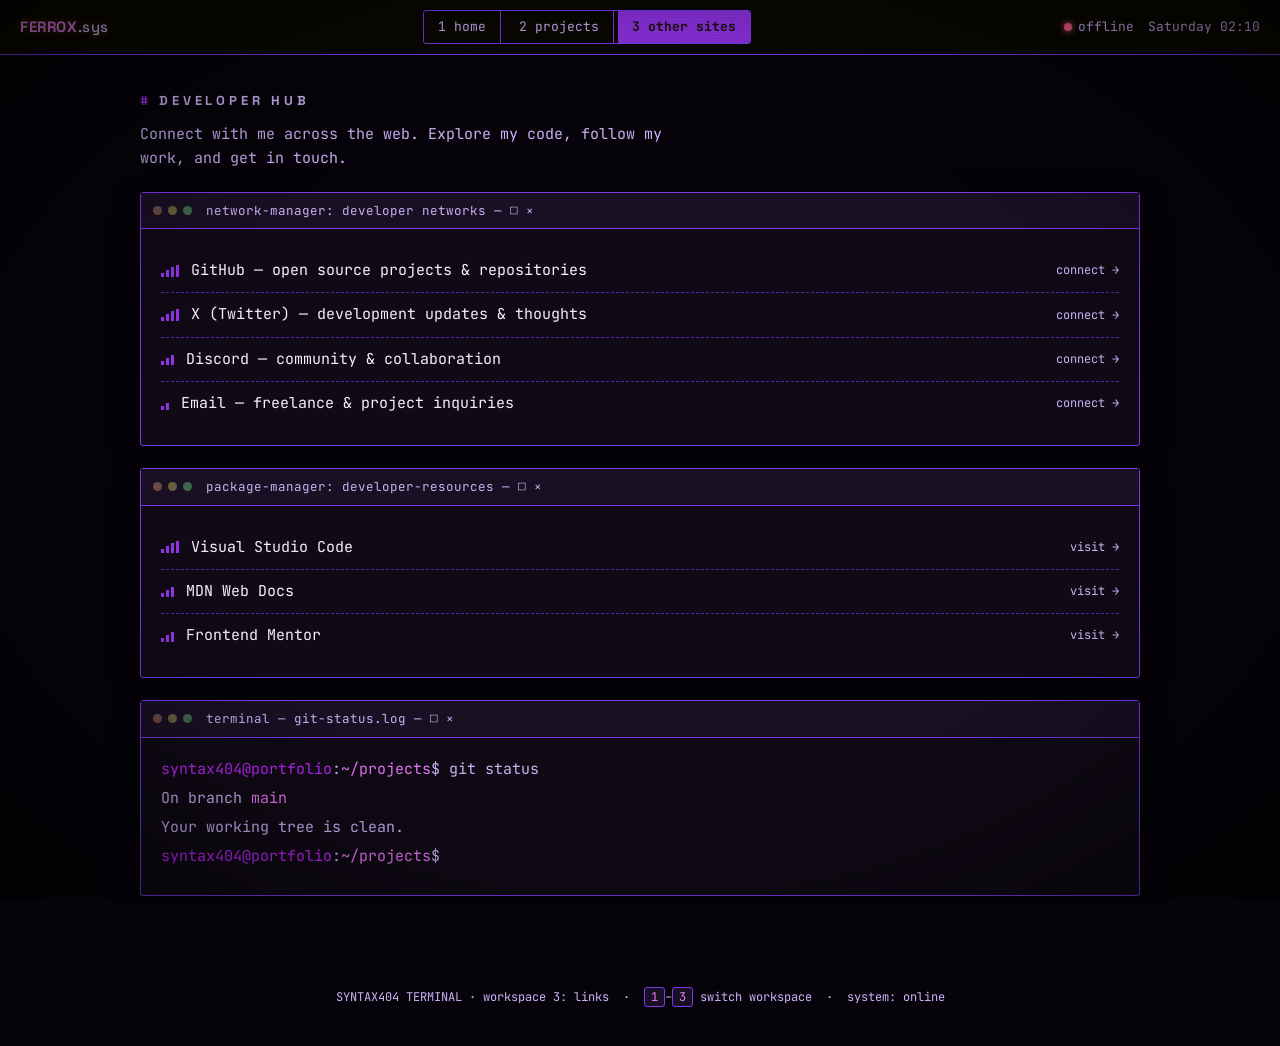
<file: links.html>
<!doctype html>
<html lang="en">
  <head>
    <meta charset="UTF-8" />
    <title>ferrox.sys — other sites</title>
    <meta
      name="description"
      content="Where else to find Ferrox: stream, socials, and neighboring corners of the web."
    />
    <meta name="viewport" content="width=device-width, initial-scale=1" />
    <link rel="stylesheet" href="style.css" />
  </head>
  <body>
    <div class="crt-flicker" aria-hidden="true"></div>
    <a class="skip-link" href="#main">Skip to content</a>

    <header class="topbar">
      <div class="brand">FERROX<span>.sys</span></div>
      <nav aria-label="Workspaces">
        <ul class="workspaces">
          <li><a href="index.html">1 home</a></li>
          <li><a href="projects.html">2 projects</a></li>
          <li><a href="links.html" aria-current="page">3 other sites</a></li>
        </ul>
      </nav>
      <div class="status-cluster">
        <span
          ><span class="dot is-offline" aria-hidden="true"></span>offline</span
        >
        <span id="clock">—</span>
      </div>
    </header>

    <main id="main">
      <h1 class="page-heading">Developer Hub</h1>
      <p class="section-intro">
        Connect with me across the web. Explore my code, follow my work, and get
        in touch.
      </p>

      <section class="window" aria-label="Developer Networks">
        <div class="window-titlebar">
          <span class="traffic"><i></i><i></i><i></i></span>
          network-manager: developer networks — □ ×
        </div>

        <div class="window-body">
          <ul class="link-list">
            <li>
              <span class="sig-bars" aria-hidden="true"
                ><i></i><i></i><i></i><i></i
              ></span>
              <span class="link-name"
                >GitHub — open source projects & repositories</span
              >
              <a
                class="link-sub"
                href="https://github.com/foulboness"
                target="_blank"
                rel="noopener noreferrer"
              >
                connect →
              </a>
            </li>

            <li>
              <span class="sig-bars" aria-hidden="true"
                ><i></i><i></i><i></i><i></i
              ></span>
              <span class="link-name"
                >X (Twitter) — development updates & thoughts</span
              >
              <a
                class="link-sub"
                href="https://x.com/knotofsuffering"
                target="_blank"
                rel="noopener noreferrer"
              >
                connect →
              </a>
            </li>

            <li>
              <span class="sig-bars" aria-hidden="true"
                ><i></i><i></i><i></i
              ></span>
              <span class="link-name">Discord — community & collaboration</span>
              <a
                class="link-sub"
                href="https://discord.gg/33ySmprYZG"
                target="_blank"
                rel="noopener noreferrer"
              >
                connect →
              </a>
            </li>

            <li>
              <span class="sig-bars" aria-hidden="true"><i></i><i></i></span>
              <span class="link-name"
                >Email — freelance & project inquiries</span
              >
              <a class="link-sub" href="mailto:kiingskyart @gmail.com">
                connect →
              </a>
            </li>
          </ul>
        </div>
      </section>

      <section class="window" aria-label="Developer Resources">
        <div class="window-titlebar">
          <span class="traffic"><i></i><i></i><i></i></span>
          package-manager: developer-resources — □ ×
        </div>

        <div class="window-body">
          <ul class="link-list">
            <li>
              <span class="sig-bars" aria-hidden="true"
                ><i></i><i></i><i></i><i></i
              ></span>
              <span class="link-name">Visual Studio Code</span>
              <a
                class="link-sub"
                href="https://code.visualstudio.com/"
                target="_blank"
                rel="noopener noreferrer"
                >visit →</a
              >
            </li>

            <li>
              <span class="sig-bars" aria-hidden="true"
                ><i></i><i></i><i></i
              ></span>
              <span class="link-name">MDN Web Docs</span>
              <a
                class="link-sub"
                href="https://developer.mozilla.org/"
                target="_blank"
                rel="noopener noreferrer"
                >visit →</a
              >
            </li>

            <li>
              <span class="sig-bars" aria-hidden="true"
                ><i></i><i></i><i></i
              ></span>
              <span class="link-name">Frontend Mentor</span>
              <a
                class="link-sub"
                href="https://www.frontendmentor.io/"
                target="_blank"
                rel="noopener noreferrer"
                >visit →</a
              >
            </li>
          </ul>
        </div>
      </section>

      <section class="window" aria-label="Git Status">
        <div class="window-titlebar">
          <span class="traffic"><i></i><i></i><i></i></span>
          terminal — git-status.log — □ ×
        </div>

        <div class="window-body">
          <p class="term-line">
            <span class="prompt">syntax404@portfolio</span>:<span class="path"
              >~/projects</span
            >$ git status
          </p>
          <p class="term-line">On branch <span class="path">main</span></p>
          <p class="term-line">Your working tree is clean.</p>
          <p class="term-line">
            <span class="prompt">syntax404@portfolio</span>:<span class="path"
              >~/projects</span
            >$ <span class="cursor"></span>
          </p>
        </div>
      </section>
    </main>

    <footer>
      SYNTAX404 TERMINAL · workspace 3: links &nbsp;·&nbsp;
      <span class="kbd">1</span>–<span class="kbd">3</span> switch workspace
      &nbsp;·&nbsp; system: online
    </footer>

    <script src="script.js"></script>
  </body>
</html>
</file>
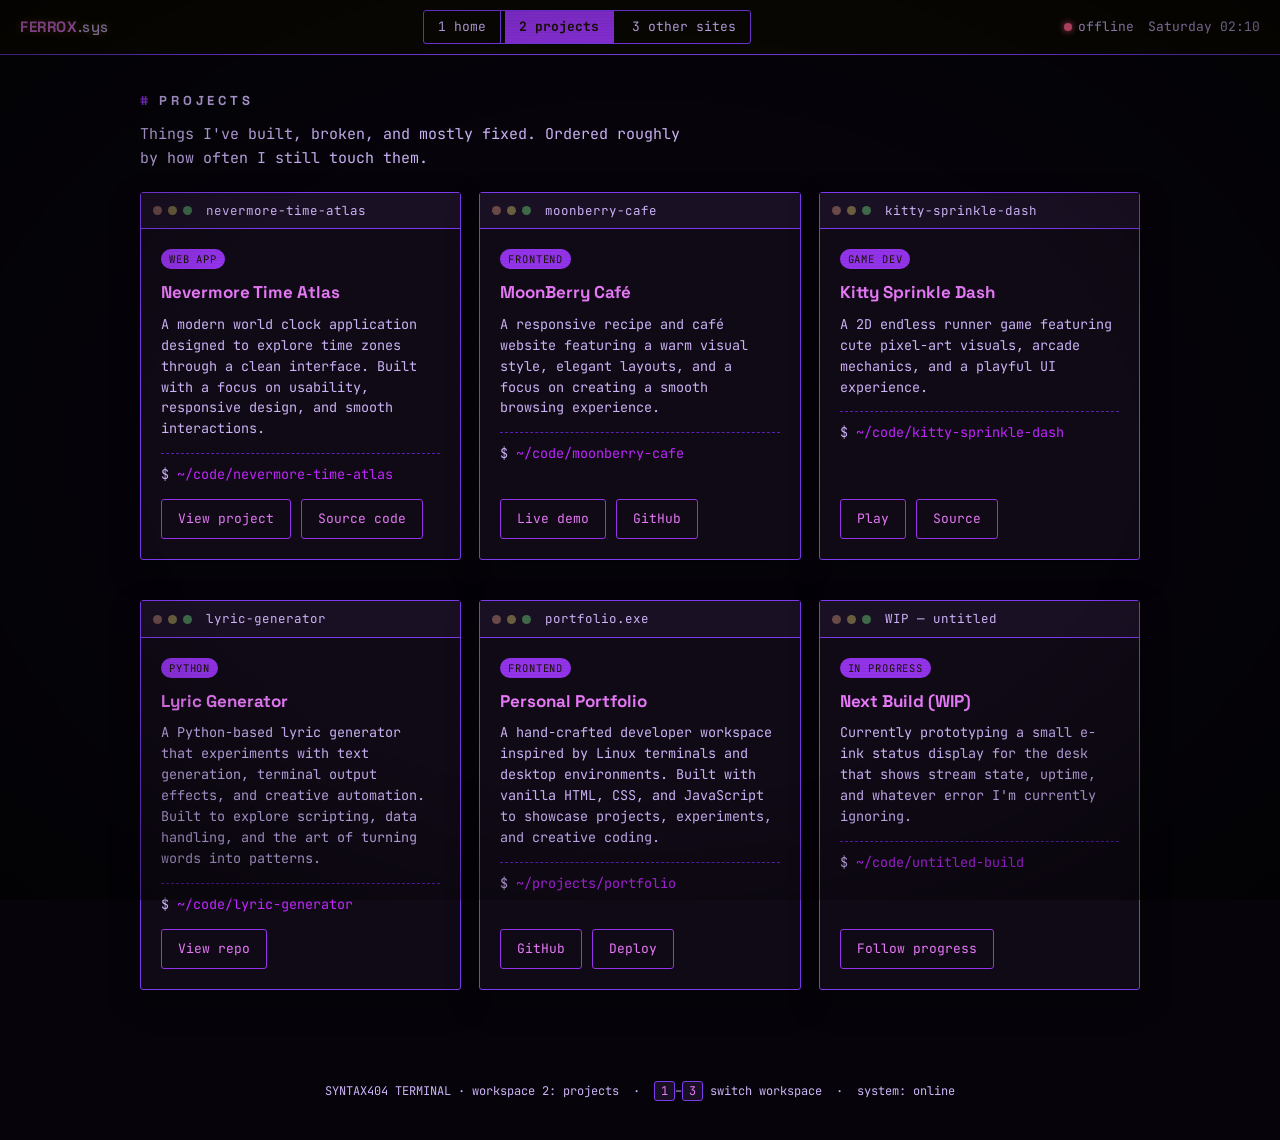
<file: projects.html>
<!doctype html>
<html lang="en">
  <head>
    <meta charset="UTF-8" />
    <title>syntax404 — projects</title>
    <meta
      name="description"
      content="Projects and builds from Ferrox: dotfiles, retro-hardware repairs, and small Linux tools."
    />
    <meta name="viewport" content="width=device-width, initial-scale=1" />
    <link rel="stylesheet" href="style.css" />
  </head>
  <body>
    <div class="crt-flicker" aria-hidden="true"></div>
    <a class="skip-link" href="#main">Skip to content</a>

    <header class="topbar">
      <div class="brand">FERROX<span>.sys</span></div>
      <nav aria-label="Workspaces">
        <ul class="workspaces">
          <li><a href="index.html">1 home</a></li>
          <li><a href="projects.html" aria-current="page">2 projects</a></li>
          <li><a href="links.html">3 other sites</a></li>
        </ul>
      </nav>
      <div class="status-cluster">
        <span
          ><span class="dot is-offline" aria-hidden="true"></span>offline</span
        >
        <span id="clock">—</span>
      </div>
    </header>

    <main id="main">
      <h1 class="page-heading">projects</h1>
      <p class="section-intro">
        Things I've built, broken, and mostly fixed. Ordered roughly by how
        often I still touch them.
      </p>

      <div class="project-grid">
        <article class="window project-card">
          <div class="window-titlebar">
            <span class="traffic"><i></i><i></i><i></i></span>
            nevermore-time-atlas
          </div>

          <div class="window-body">
            <span class="project-tag">web app</span>

            <h3>Nevermore Time Atlas</h3>

            <p>
              A modern world clock application designed to explore time zones
              through a clean interface. Built with a focus on usability,
              responsive design, and smooth interactions.
            </p>

            <p class="project-path">
              $ <span class="path">~/code/nevermore-time-atlas</span>
            </p>

            <div class="btn-row">
              <a class="btn" href="https://sky-world-clock.netlify.app/"
                >View project</a
              >
              <a class="btn" href="https://github.com/foulboness/World-Clock"
                >Source code</a
              >
            </div>
          </div>
        </article>

        <article class="window project-card">
          <div class="window-titlebar">
            <span class="traffic"><i></i><i></i><i></i></span>
            moonberry-cafe
          </div>

          <div class="window-body">
            <span class="project-tag">frontend</span>

            <h3>MoonBerry Café</h3>

            <p>
              A responsive recipe and café website featuring a warm visual
              style, elegant layouts, and a focus on creating a smooth browsing
              experience.
            </p>

            <p class="project-path">
              $ <span class="path">~/code/moonberry-cafe</span>
            </p>

            <div class="btn-row">
              <a class="btn" href="https://moonberry-cafe.netlify.app/"
                >Live demo</a
              >
              <a class="btn" href="https://github.com/foulboness/MoonBerry-Cafe"
                >GitHub</a
              >
            </div>
          </div>
        </article>

        <article class="window project-card">
          <div class="window-titlebar">
            <span class="traffic"><i></i><i></i><i></i></span>
            kitty-sprinkle-dash
          </div>

          <div class="window-body">
            <span class="project-tag">game dev</span>

            <h3>Kitty Sprinkle Dash</h3>

            <p>
              A 2D endless runner game featuring cute pixel-art visuals, arcade
              mechanics, and a playful UI experience.
            </p>

            <p class="project-path">
              $ <span class="path">~/code/kitty-sprinkle-dash</span>
            </p>

            <div class="btn-row">
              <a class="btn" href="https://kitty-sprinkle-dash.vercel.app/"
                >Play</a
              >
              <a
                class="btn"
                href="https://github.com/foulboness/Kitty-Sprinkle-Dash"
                >Source</a
              >
            </div>
          </div>
        </article>

        <article class="window project-card">
          <div class="window-titlebar">
            <span class="traffic"><i></i><i></i><i></i></span>
            lyric-generator
          </div>

          <div class="window-body">
            <span class="project-tag">python</span>

            <h3>Lyric Generator</h3>

            <p>
              A Python-based lyric generator that experiments with text
              generation, terminal output effects, and creative automation.
              Built to explore scripting, data handling, and the art of turning
              words into patterns.
            </p>

            <p class="project-path">
              $ <span class="path">~/code/lyric-generator</span>
            </p>

            <div class="btn-row">
              <a
                class="btn"
                href="https://github.com/foulboness/lyric-generator"
                >View repo</a
              >
            </div>
          </div>
        </article>

        <article class="window project-card">
          <div class="window-titlebar">
            <span class="traffic"><i></i><i></i><i></i></span>
            portfolio.exe
          </div>

          <div class="window-body">
            <span class="project-tag">frontend</span>

            <h3>Personal Portfolio</h3>

            <p>
              A hand-crafted developer workspace inspired by Linux terminals and
              desktop environments. Built with vanilla HTML, CSS, and JavaScript
              to showcase projects, experiments, and creative coding.
            </p>

            <p class="project-path">
              $ <span class="path">~/projects/portfolio</span>
            </p>

            <div class="btn-row">
              <a class="btn" href="#">GitHub</a>
              <a class="btn" href="#">Deploy</a>
            </div>
          </div>
        </article>

        <article class="window project-card">
          <div class="window-titlebar">
            <span class="traffic"><i></i><i></i><i></i></span>WIP — untitled
          </div>
          <div class="window-body">
            <span class="project-tag">in progress</span>
            <h3>Next Build (WIP)</h3>
            <p>
              Currently prototyping a small e-ink status display for the desk
              that shows stream state, uptime, and whatever error I'm currently
              ignoring.
            </p>
            <p class="project-path">
              $ <span class="path">~/code/untitled-build</span>
            </p>
            <div class="btn-row">
              <a class="btn" href="#">Follow progress</a>
            </div>
          </div>
        </article>
      </div>
    </main>

    <footer>
      SYNTAX404 TERMINAL · workspace 2: projects &nbsp;·&nbsp;
      <span class="kbd">1</span>–<span class="kbd">3</span> switch workspace
      &nbsp;·&nbsp; system: online
    </footer>

    <script src="script.js"></script>
  </body>
</html>
</file>
<file: style.css>
@import url("https://fonts.googleapis.com/css2?family=Space+Grotesk:wght@400;500;600;700&family=JetBrains+Mono:ital,wght@0,400;0,500;0,700;1,400&display=swap");

:root {
  --bg: #06040a;
  --bg-panel: #100a16;
  --bg-panel-2: #1a1024;

  --border: #7c3aed;
  --border-soft: #5b21b6;

  --amber: #c026ff;
  --amber-bright: #e879f9;
  --amber-dim: #9333ea;

  --text: #f8f5ff;
  --text-dim: #cdb4f8;

  --green: #c026ff;
  --red: #ff5f87;

  --font-display: "Space Grotesk", sans-serif;
  --font-mono: "JetBrains Mono", monospace;

  --radius: 3px;
}

* {
  box-sizing: border-box;
}

html {
  scroll-behavior: smooth;
}

body {
  margin: 0;
  min-height: 100vh;
  background: var(--bg);
  color: var(--text);
  font-family: var(--font-mono);
  font-size: 15px;
  line-height: 1.55;
  position: relative;
  overflow-x: hidden;
}

/* ---------- ambient texture: scanlines + vignette + flicker ---------- */

body::before {
  content: "";
  position: fixed;
  inset: 0;
  pointer-events: none;
  z-index: 50;
  background: repeating-linear-gradient(
    to bottom,
    rgba(0, 0, 0, 0) 0px,
    rgba(0, 0, 0, 0) 2px,
    rgba(0, 0, 0, 0.18) 3px
  );
  mix-blend-mode: multiply;
  opacity: 0.5;
}

body::after {
  content: "";
  position: fixed;
  inset: 0;
  pointer-events: none;
  z-index: 51;
  background: radial-gradient(
    ellipse at center,
    rgba(0, 0, 0, 0) 55%,
    rgba(0, 0, 0, 0.55) 100%
  );
}

::selection {
  background: var(--amber);
  color: #1a1103;
}

a {
  color: var(--amber-bright);
  text-decoration: none;
}
a:hover {
  text-decoration: underline;
}
a:focus-visible,
button:focus-visible {
  outline: 2px solid var(--amber-bright);
  outline-offset: 2px;
}

/* ---------- skip link ---------- */

.skip-link {
  position: absolute;
  left: -9999px;
  top: 0;
  background: var(--amber);
  color: #1a1103;
  padding: 8px 14px;
  z-index: 100;
  font-weight: 700;
}
.skip-link:focus {
  left: 12px;
  top: 12px;
}

/* ---------- top bar: workspace switcher ---------- */

.topbar {
  position: sticky;
  top: 0;
  z-index: 40;
  display: flex;
  align-items: center;
  justify-content: space-between;
  gap: 16px;
  padding: 10px 20px;
  background: rgba(11, 9, 4, 0.92);
  border-bottom: 1px solid var(--border);
  flex-wrap: wrap;
}

.brand {
  font-family: var(--font-display);
  font-weight: 700;
  letter-spacing: 0.04em;
  color: var(--amber-bright);
  font-size: 15px;
  text-shadow: 0 0 8px rgba(255, 176, 0, 0.35);
}
.brand span {
  color: var(--text-dim);
  font-weight: 500;
}

.workspaces {
  display: flex;
  gap: 4px;
  list-style: none;
  margin: 0;
  padding: 0;
  border: 1px solid var(--border);
  border-radius: var(--radius);
  overflow: hidden;
}

.workspaces a {
  display: block;
  padding: 6px 14px;
  color: var(--text-dim);
  font-size: 13px;
  border-right: 1px solid var(--border);
  transition:
    background 0.15s,
    color 0.15s;
}
.workspaces li:last-child a {
  border-right: none;
}
.workspaces a:hover {
  background: var(--bg-panel-2);
  color: var(--amber-bright);
  text-decoration: none;
}
.workspaces a[aria-current="page"] {
  background: var(--amber-dim);
  color: #1a1103;
  font-weight: 700;
}

.status-cluster {
  display: flex;
  align-items: center;
  gap: 14px;
  font-size: 13px;
  color: var(--text-dim);
}

.dot {
  width: 8px;
  height: 8px;
  border-radius: 50%;
  background: var(--red);
  display: inline-block;
  margin-right: 6px;
  box-shadow: 0 0 6px currentColor;
}
.dot.is-online {
  background: var(--green);
  color: var(--green);
}
.dot.is-offline {
  background: var(--red);
  color: var(--red);
}

/* ---------- layout shell ---------- */

main {
  max-width: 1040px;
  margin: 0 auto;
  padding: 36px 20px 60px;
}

.page-heading {
  font-family: var(--font-display);
  font-size: 13px;
  letter-spacing: 0.3em;
  text-transform: uppercase;
  color: var(--text-dim);
  margin: 0 0 22px;
}
.page-heading::before {
  content: "# ";
  color: var(--amber-dim);
}

/* ---------- windows ---------- */

.window {
  background: var(--bg-panel);
  border: 1px solid var(--border);
  border-radius: var(--radius);
  margin-bottom: 22px;
  box-shadow: 0 12px 30px rgba(0, 0, 0, 0.35);
}

.window-titlebar {
  display: flex;
  align-items: center;
  gap: 8px;
  padding: 8px 12px;
  background: var(--bg-panel-2);
  border-bottom: 1px solid var(--border);
  font-size: 12.5px;
  color: var(--text-dim);
}

.window-titlebar .traffic {
  display: flex;
  gap: 6px;
  margin-right: 6px;
}
.window-titlebar .traffic i {
  width: 9px;
  height: 9px;
  border-radius: 50%;
  background: var(--border-soft);
  display: inline-block;
}
.window-titlebar .traffic i:nth-child(1) {
  background: #6b4a4a;
}
.window-titlebar .traffic i:nth-child(2) {
  background: #6b5f3f;
}
.window-titlebar .traffic i:nth-child(3) {
  background: #3f6b4a;
}

.window-body {
  padding: 20px;
}

/* ---------- hero / profile window ---------- */

.profile-window .window-body {
  display: grid;
  grid-template-columns: auto 1fr;
  gap: 24px;
  align-items: center;
}

.avatar-ascii {
  font-family: var(--font-mono);
  font-size: 10px;
  line-height: 1.05;
  color: var(--amber);
  background: #0e0a05;
  border: 1px solid var(--border);
  border-radius: var(--radius);
  padding: 14px;
  white-space: pre;
  text-shadow: 0 0 6px rgba(255, 176, 0, 0.35);
}

.profile-name {
  font-family: var(--font-display);
  font-size: 32px;
  font-weight: 700;
  margin: 0 0 4px;
  color: var(--amber-bright);
  text-shadow: 0 0 14px rgba(255, 176, 0, 0.25);
}
.profile-handle {
  color: var(--text-dim);
  font-size: 14px;
  margin-bottom: 10px;
}
.profile-tags {
  font-size: 18px;
  margin-bottom: 10px;
}
.profile-tagline {
  color: var(--text);
  margin: 0 0 16px;
  max-width: 46ch;
}

.btn-row {
  display: flex;
  gap: 10px;
  flex-wrap: wrap;
}

.btn {
  font-family: var(--font-mono);
  font-size: 13px;
  padding: 9px 16px;
  border-radius: var(--radius);
  border: 1px solid var(--amber-dim);
  background: transparent;
  color: var(--amber-bright);
  cursor: pointer;
  transition:
    background 0.15s,
    color 0.15s;
}
.btn:hover {
  background: var(--amber);
  color: #1a1103;
  text-decoration: none;
}
.btn.btn-primary {
  background: var(--amber);
  color: #1a1103;
}
.btn.btn-primary:hover {
  background: var(--amber-bright);
}

/* ---------- terminal / status.conf block ---------- */

.term-line {
  margin: 0 0 6px;
  color: var(--text-dim);
}
.term-line .prompt {
  color: var(--green);
}
.term-line .path {
  color: var(--amber-bright);
}
.term-line .cmd {
  color: var(--text);
}

.conf-grid {
  display: grid;
  grid-template-columns: 140px 1fr;
  row-gap: 10px;
  margin: 14px 0;
  font-size: 13.5px;
}
.conf-grid dt {
  color: var(--amber-dim);
  text-transform: uppercase;
  letter-spacing: 0.08em;
  font-size: 11px;
  align-self: start;
  padding-top: 2px;
}
.conf-grid dd {
  margin: 0;
  color: var(--text);
}

/* ---------- stream status ---------- */

.stream-grid {
  display: grid;
  grid-template-columns: 1fr 1fr;
  gap: 18px;
}
@media (max-width: 620px) {
  .stream-grid {
    grid-template-columns: 1fr;
  }
}

.state-badge {
  display: inline-flex;
  align-items: center;
  font-family: var(--font-display);
  font-weight: 700;
  font-size: 22px;
  letter-spacing: 0.05em;
  margin: 6px 0 2px;
}
.state-badge.offline {
  color: var(--red);
}
.state-badge.live {
  color: var(--green);
}

.stream-meta {
  font-size: 13px;
  color: var(--text-dim);
  margin: 2px 0;
}
.stream-meta strong {
  color: var(--text);
  font-weight: 500;
}

/* ---------- links window / network manager list ---------- */

.link-list {
  list-style: none;
  margin: 0;
  padding: 0;
}
.link-list li {
  display: flex;
  align-items: center;
  gap: 12px;
  padding: 10px 0;
  border-bottom: 1px dashed var(--border-soft);
}
.link-list li:last-child {
  border-bottom: none;
}

.sig-bars {
  display: inline-flex;
  align-items: flex-end;
  gap: 2px;
  height: 12px;
}
.sig-bars i {
  width: 3px;
  background: var(--amber-dim);
  display: block;
}
.sig-bars i:nth-child(1) {
  height: 4px;
}
.sig-bars i:nth-child(2) {
  height: 7px;
}
.sig-bars i:nth-child(3) {
  height: 10px;
}
.sig-bars i:nth-child(4) {
  height: 12px;
}
.link-list li:hover .sig-bars i {
  background: var(--amber-bright);
}

.link-list .link-name {
  color: var(--text);
  flex: 1;
}
.link-list .link-sub {
  color: var(--text-dim);
  font-size: 12px;
}

/* ---------- footer ---------- */

footer {
  max-width: 1040px;
  margin: 0 auto;
  padding: 10px 20px 40px;
  color: var(--text-dim);
  font-size: 12px;
  text-align: center;
}
footer .kbd {
  font-family: var(--font-mono);
  background: var(--bg-panel-2);
  border: 1px solid var(--border);
  border-radius: 3px;
  padding: 1px 6px;
  color: var(--amber-bright);
}

/* ---------- project cards (projects page) ---------- */

.project-grid {
  display: grid;
  grid-template-columns: repeat(auto-fill, minmax(280px, 1fr));
  gap: 18px;
}

.project-card {
  display: flex;
  flex-direction: column;
}
.project-card .window-body {
  flex: 1;
  display: flex;
  flex-direction: column;
}
.project-tag {
  align-self: flex-start;
  font-size: 10.5px;
  letter-spacing: 0.08em;
  text-transform: uppercase;
  color: #1a1103;
  background: var(--amber-dim);
  padding: 2px 8px;
  border-radius: 20px;
  margin-bottom: 10px;
}
.project-card h3 {
  font-family: var(--font-display);
  color: var(--amber-bright);
  margin: 0 0 8px;
  font-size: 17px;
}
.project-card p {
  color: var(--text-dim);
  font-size: 13.5px;
  flex: 1;
  margin: 0 0 14px;
}
.project-path {
  font-size: 12px;
  color: var(--text-dim);
  border-top: 1px dashed var(--border-soft);
  padding-top: 10px;
  margin-bottom: 10px;
}
.project-path .path {
  color: var(--amber);
}

/* ---------- misc ---------- */

.section-intro {
  color: var(--text-dim);
  margin: -10px 0 22px;
  max-width: 60ch;
}

@media (prefers-reduced-motion: reduce) {
  .cursor,
  .crt-flicker {
    animation: none;
  }
}

@media (max-width: 560px) {
  .profile-window .window-body {
    grid-template-columns: 1fr;
    text-align: left;
  }
  .conf-grid {
    grid-template-columns: 110px 1fr;
  }
}

.profile-content {
  display: flex;
  align-items: center;
  gap: 2rem;
  flex-wrap: wrap;
}

.profile-avatar {
  flex-shrink: 0;
}

.profile-avatar img {
  width: 180px;
  height: 180px;
  object-fit: cover;
  border-radius: 14px;

  border: 2px solid var(--border);
  background: var(--bg-panel);

  image-rendering: auto;

  transition: 0.25s;
}

.profile-avatar img:hover {
  transform: scale(1.03);
}

.profile-info {
  flex: 1;
  min-width: 260px;
}

.mt-12 {
  margin-top: 12px;
}
</file>
